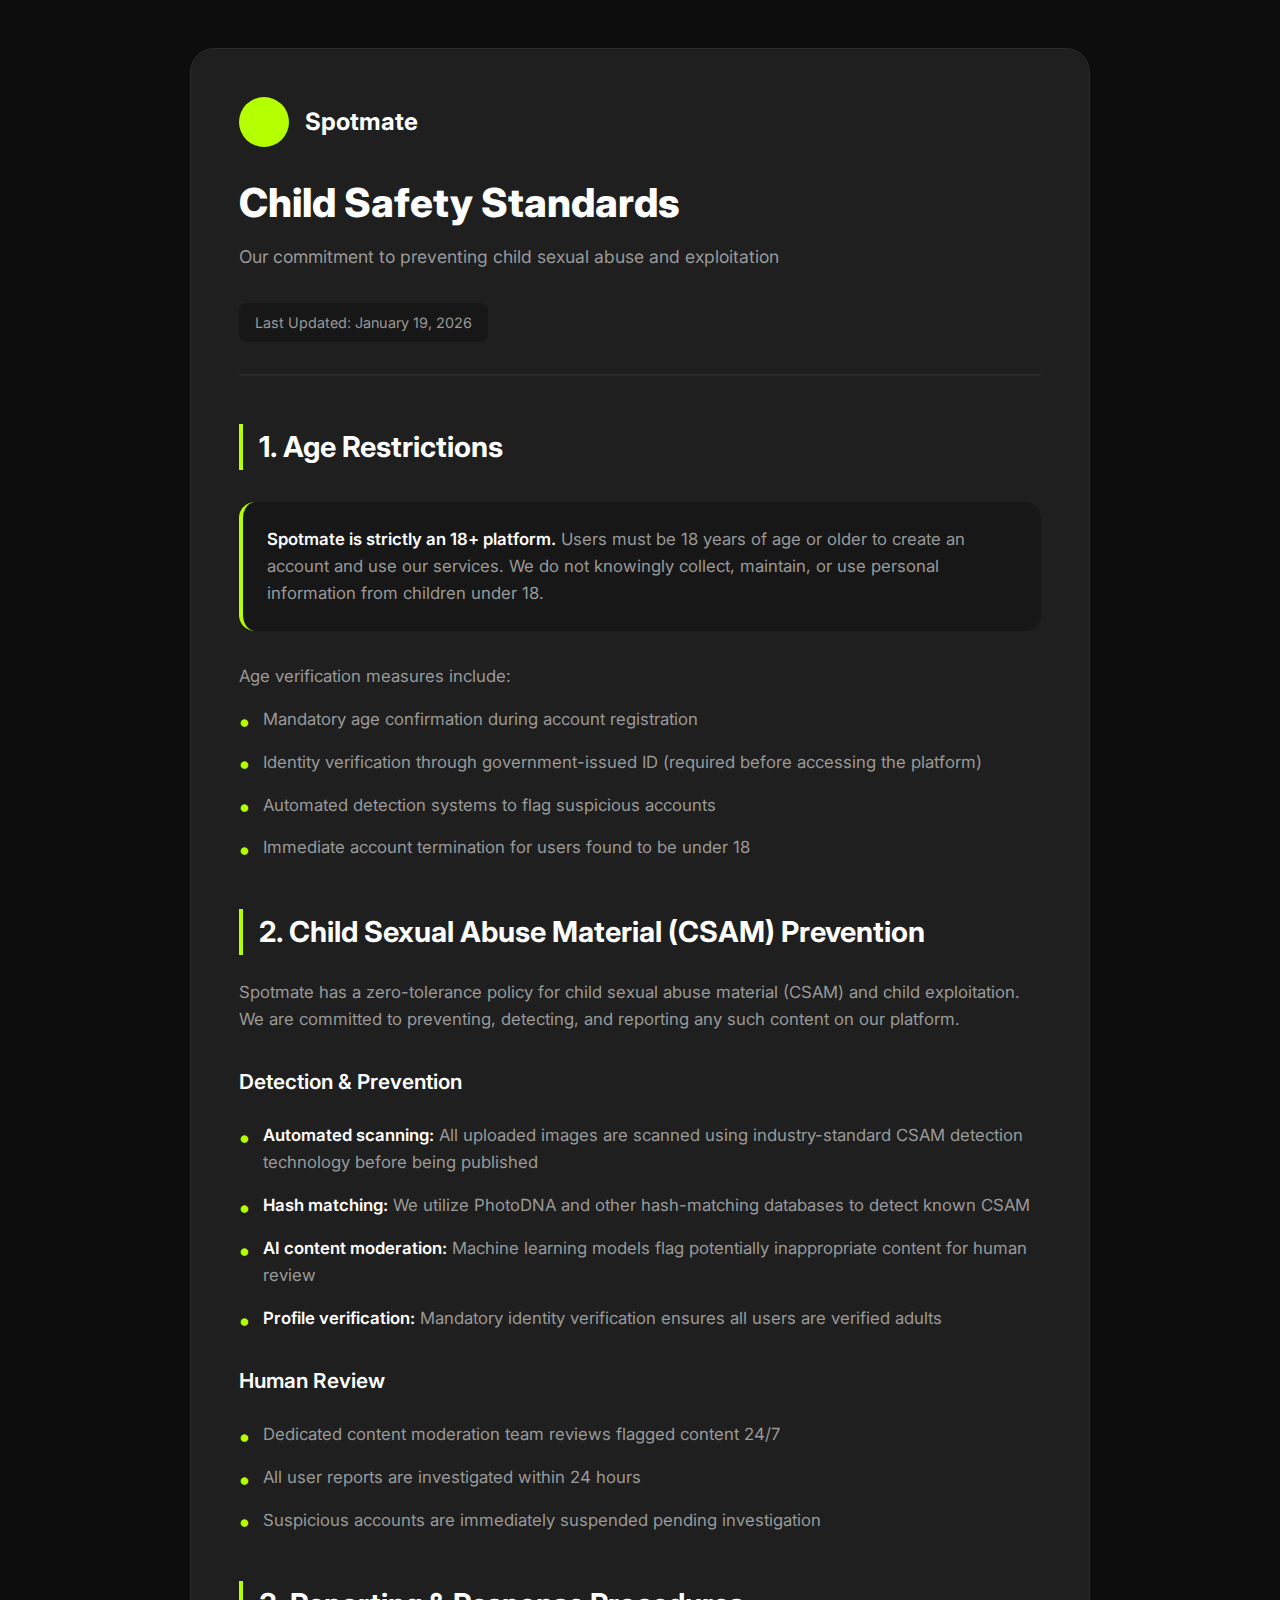
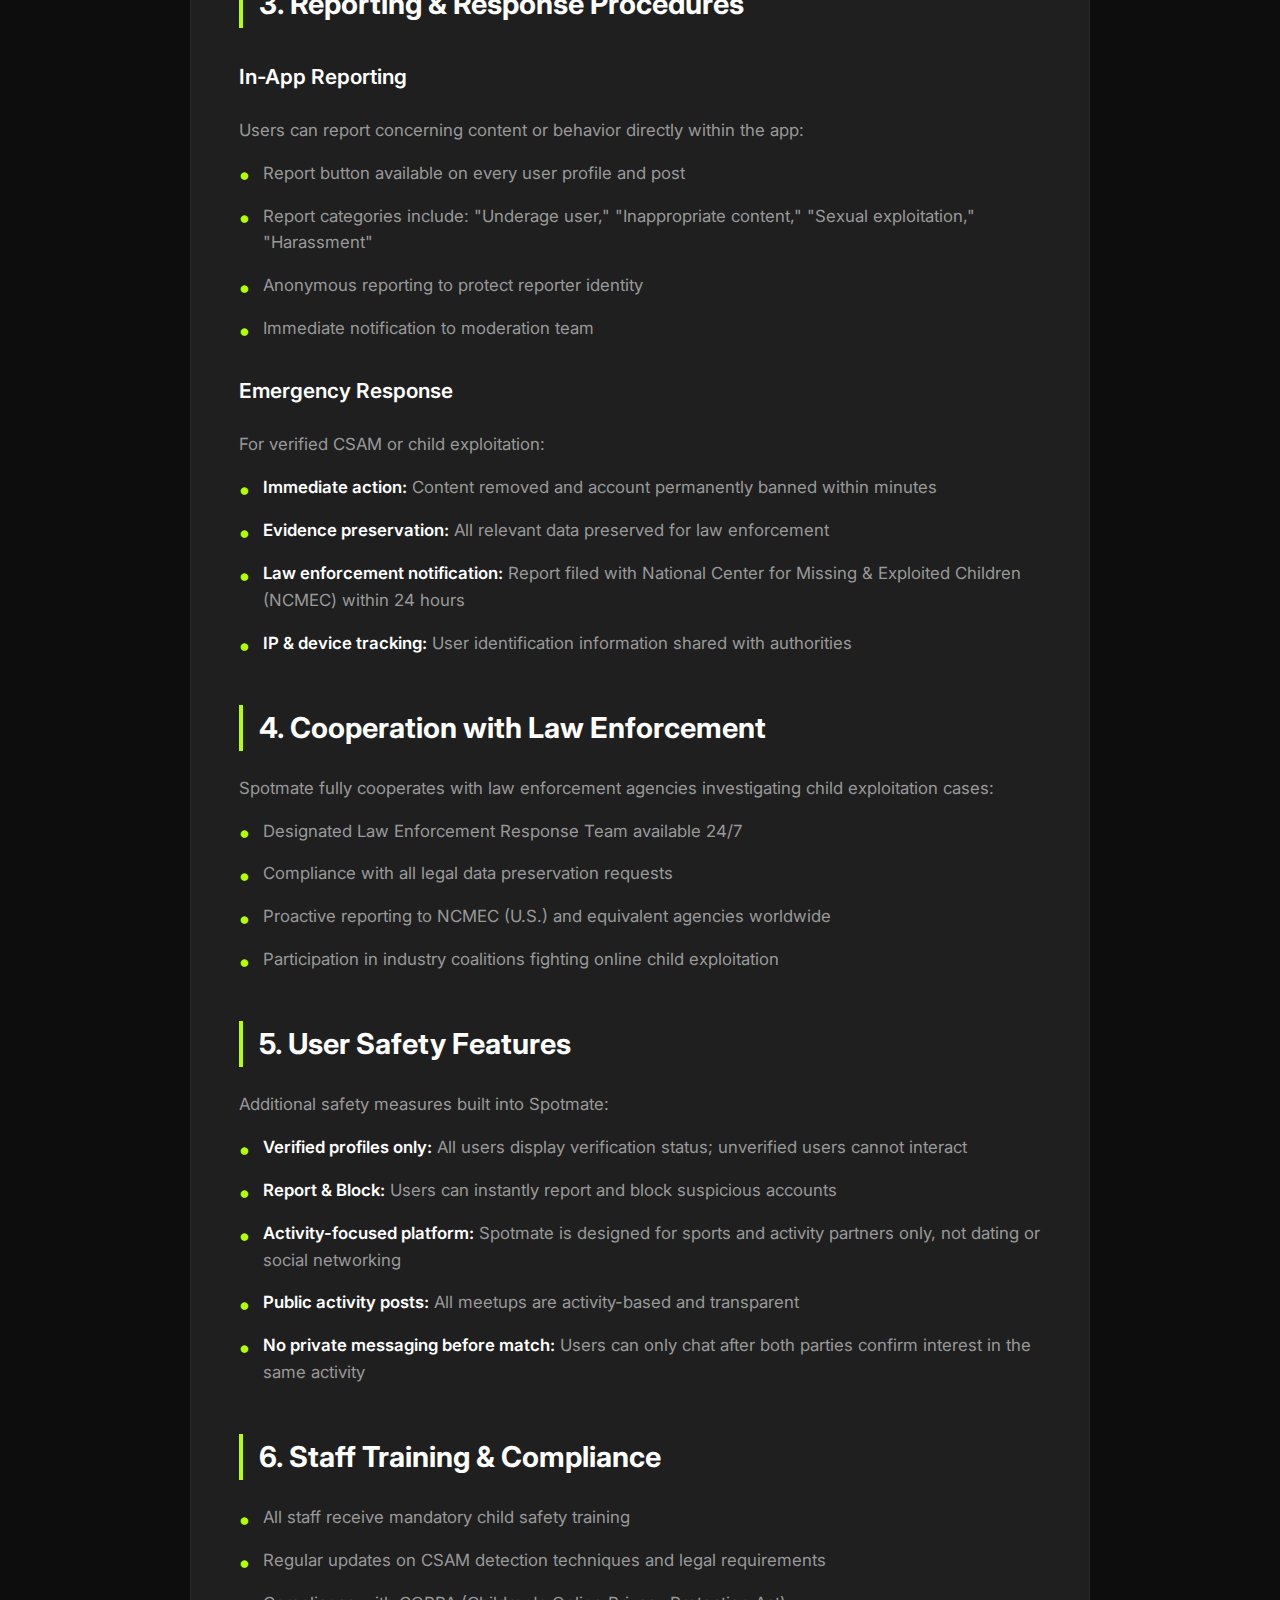
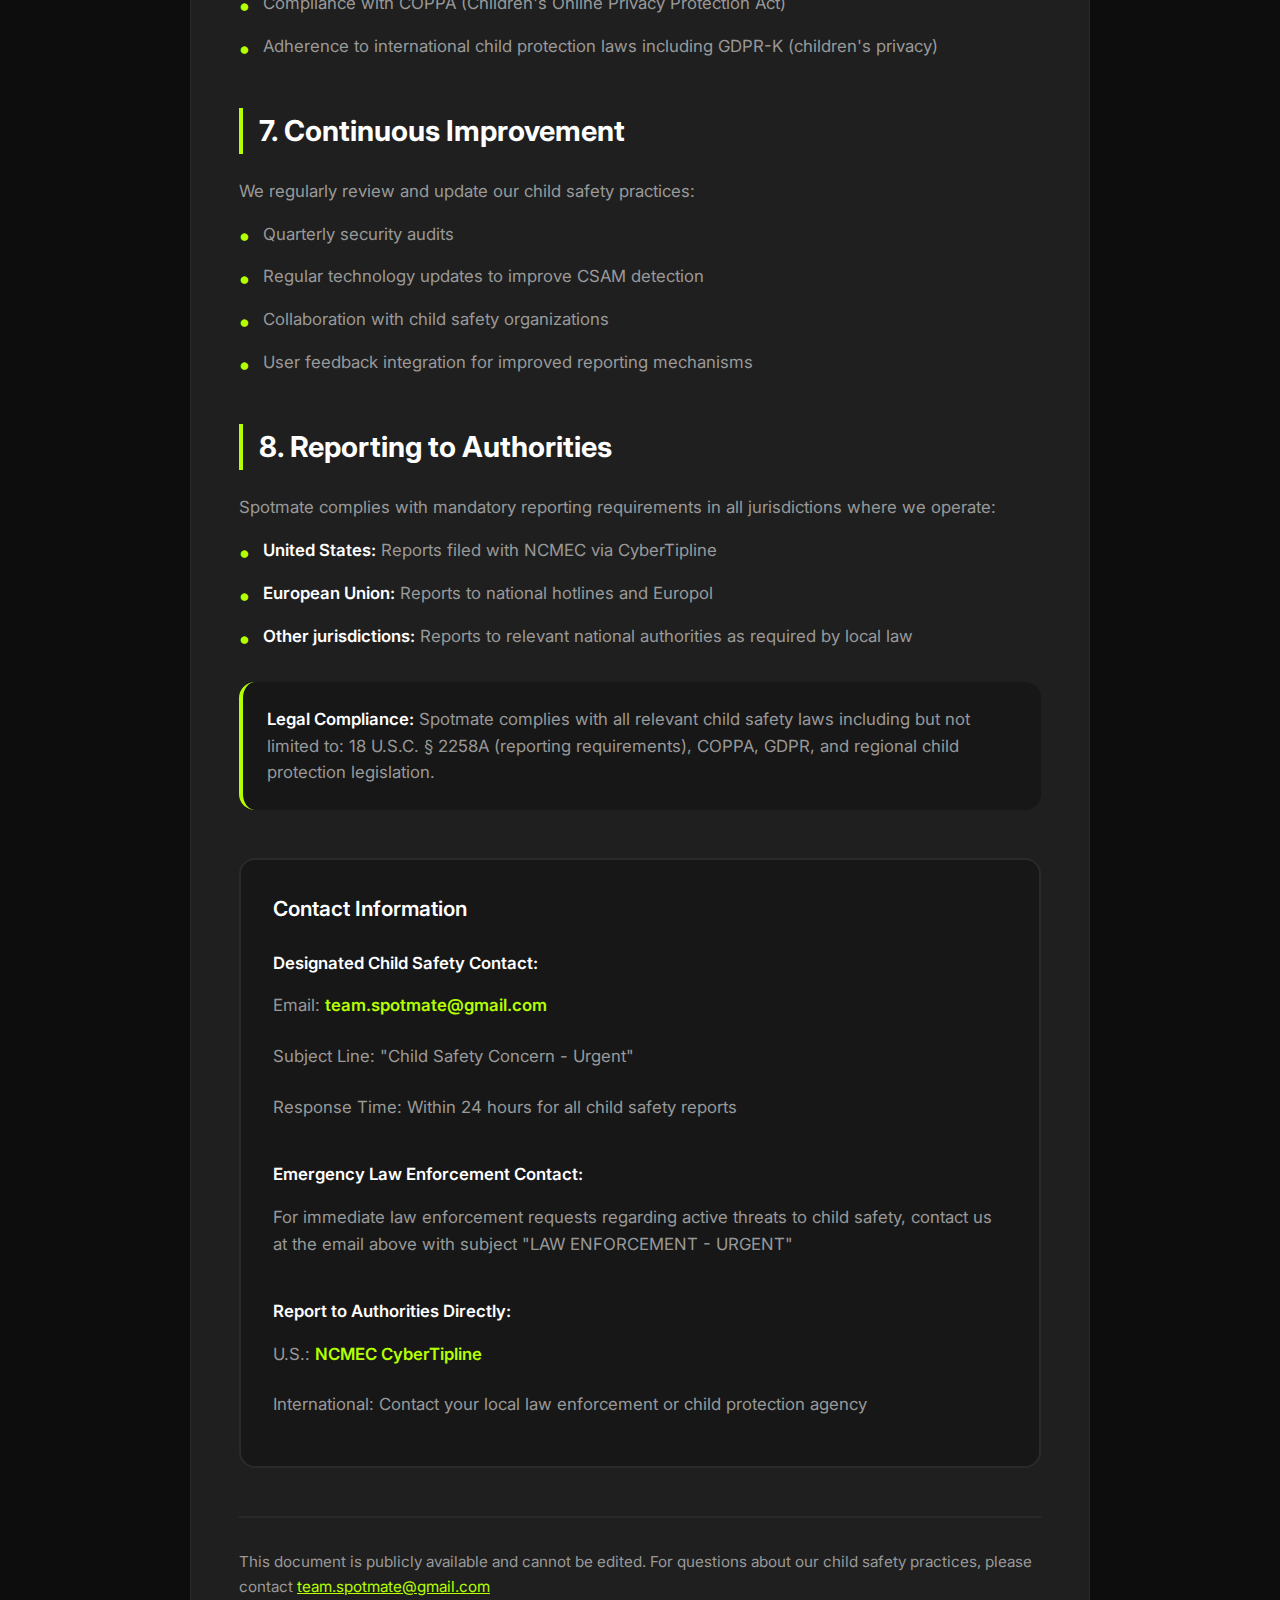
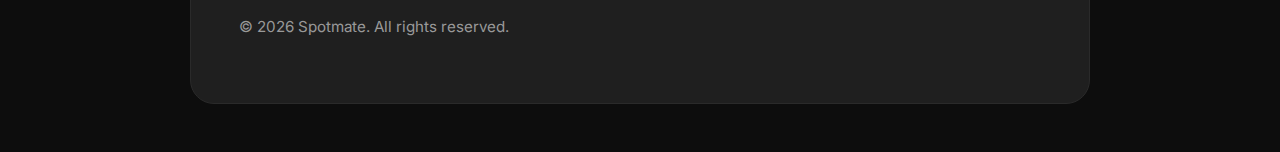
<file: child-safety.html>
<!DOCTYPE html>
<html lang="en">
<head>
    <meta charset="UTF-8">
    <meta name="viewport" content="width=device-width, initial-scale=1.0">
    <title>Child Safety Standards - Spotmate</title>
    <link href="https://fonts.googleapis.com/css2?family=Inter:wght@400;500;600;700;800&display=swap" rel="stylesheet">
    <style>
        * {
            margin: 0;
            padding: 0;
            box-sizing: border-box;
        }

        :root {
            --primary: #B4FF00;
            --bg-primary: #0D0D0D;
            --bg-secondary: #171717;
            --bg-card: #1F1F1F;
            --text-primary: #FFFFFF;
            --text-secondary: #999999;
            --border-color: #2A2A2A;
            --spacing-md: 1.5rem;
            --spacing-lg: 2rem;
            --spacing-xl: 3rem;
            --radius-md: 1rem;
            --radius-lg: 1.5rem;
        }

        body {
            font-family: 'Inter', -apple-system, BlinkMacSystemFont, 'Segoe UI', Roboto, sans-serif;
            background-color: var(--bg-primary);
            color: var(--text-primary);
            line-height: 1.6;
            -webkit-font-smoothing: antialiased;
            padding: var(--spacing-xl) var(--spacing-md);
        }

        .container {
            max-width: 900px;
            margin: 0 auto;
            background: var(--bg-card);
            padding: var(--spacing-xl);
            border-radius: var(--radius-lg);
            border: 1px solid var(--border-color);
        }

        .header {
            border-bottom: 2px solid var(--border-color);
            padding-bottom: var(--spacing-lg);
            margin-bottom: var(--spacing-xl);
        }

        .logo {
            display: flex;
            align-items: center;
            gap: 1rem;
            margin-bottom: var(--spacing-md);
        }

        .logo-img {
            width: 50px;
            height: 50px;
            border-radius: 50%;
            background: var(--primary);
        }

        h1 {
            font-size: 2.5rem;
            font-weight: 800;
            color: var(--text-primary);
            margin-bottom: 0.5rem;
        }

        .subtitle {
            color: var(--text-secondary);
            font-size: 1.1rem;
        }

        .last-updated {
            display: inline-block;
            background: var(--bg-secondary);
            padding: 0.5rem 1rem;
            border-radius: 0.5rem;
            font-size: 0.9rem;
            color: var(--text-secondary);
            margin-top: 1rem;
        }

        h2 {
            font-size: 1.8rem;
            font-weight: 700;
            color: var(--text-primary);
            margin-top: var(--spacing-xl);
            margin-bottom: var(--spacing-md);
            padding-left: 1rem;
            border-left: 4px solid var(--primary);
        }

        h3 {
            font-size: 1.3rem;
            font-weight: 600;
            color: var(--text-primary);
            margin-top: var(--spacing-lg);
            margin-bottom: var(--spacing-md);
        }

        p, li {
            color: var(--text-secondary);
            margin-bottom: 1rem;
            font-size: 1.05rem;
        }

        ul {
            list-style: none;
            padding-left: 0;
        }

        ul li {
            padding-left: 1.5rem;
            position: relative;
        }

        ul li:before {
            content: "•";
            color: var(--primary);
            font-weight: bold;
            font-size: 1.5rem;
            position: absolute;
            left: 0;
            top: -0.2rem;
        }

        .highlight-box {
            background: var(--bg-secondary);
            border-left: 4px solid var(--primary);
            padding: var(--spacing-md);
            border-radius: var(--radius-md);
            margin: var(--spacing-lg) 0;
        }

        .highlight-box p {
            margin-bottom: 0;
        }

        .contact-box {
            background: var(--bg-secondary);
            padding: var(--spacing-lg);
            border-radius: var(--radius-md);
            margin-top: var(--spacing-xl);
            border: 2px solid var(--border-color);
        }

        .contact-box h3 {
            margin-top: 0;
        }

        .contact-info {
            display: flex;
            flex-direction: column;
            gap: 0.5rem;
        }

        .contact-info a {
            color: var(--primary);
            text-decoration: none;
            font-weight: 600;
        }

        .contact-info a:hover {
            text-decoration: underline;
        }

        strong {
            color: var(--text-primary);
            font-weight: 600;
        }

        @media (max-width: 768px) {
            body {
                padding: var(--spacing-md) 1rem;
            }

            .container {
                padding: var(--spacing-lg);
            }

            h1 {
                font-size: 2rem;
            }

            h2 {
                font-size: 1.5rem;
            }

            h3 {
                font-size: 1.2rem;
            }
        }
    </style>
</head>
<body>
    <div class="container">
        <div class="header">
            <div class="logo">
                <div class="logo-img"></div>
                <span style="font-size: 1.5rem; font-weight: 700;">Spotmate</span>
            </div>
            <h1>Child Safety Standards</h1>
            <p class="subtitle">Our commitment to preventing child sexual abuse and exploitation</p>
            <span class="last-updated">Last Updated: January 19, 2026</span>
        </div>

        <h2>1. Age Restrictions</h2>
        <div class="highlight-box">
            <p><strong>Spotmate is strictly an 18+ platform.</strong> Users must be 18 years of age or older to create an account and use our services. We do not knowingly collect, maintain, or use personal information from children under 18.</p>
        </div>
        <p>Age verification measures include:</p>
        <ul>
            <li>Mandatory age confirmation during account registration</li>
            <li>Identity verification through government-issued ID (required before accessing the platform)</li>
            <li>Automated detection systems to flag suspicious accounts</li>
            <li>Immediate account termination for users found to be under 18</li>
        </ul>

        <h2>2. Child Sexual Abuse Material (CSAM) Prevention</h2>
        <p>Spotmate has a zero-tolerance policy for child sexual abuse material (CSAM) and child exploitation. We are committed to preventing, detecting, and reporting any such content on our platform.</p>

        <h3>Detection & Prevention</h3>
        <ul>
            <li><strong>Automated scanning:</strong> All uploaded images are scanned using industry-standard CSAM detection technology before being published</li>
            <li><strong>Hash matching:</strong> We utilize PhotoDNA and other hash-matching databases to detect known CSAM</li>
            <li><strong>AI content moderation:</strong> Machine learning models flag potentially inappropriate content for human review</li>
            <li><strong>Profile verification:</strong> Mandatory identity verification ensures all users are verified adults</li>
        </ul>

        <h3>Human Review</h3>
        <ul>
            <li>Dedicated content moderation team reviews flagged content 24/7</li>
            <li>All user reports are investigated within 24 hours</li>
            <li>Suspicious accounts are immediately suspended pending investigation</li>
        </ul>

        <h2>3. Reporting & Response Procedures</h2>

        <h3>In-App Reporting</h3>
        <p>Users can report concerning content or behavior directly within the app:</p>
        <ul>
            <li>Report button available on every user profile and post</li>
            <li>Report categories include: "Underage user," "Inappropriate content," "Sexual exploitation," "Harassment"</li>
            <li>Anonymous reporting to protect reporter identity</li>
            <li>Immediate notification to moderation team</li>
        </ul>

        <h3>Emergency Response</h3>
        <p>For verified CSAM or child exploitation:</p>
        <ul>
            <li><strong>Immediate action:</strong> Content removed and account permanently banned within minutes</li>
            <li><strong>Evidence preservation:</strong> All relevant data preserved for law enforcement</li>
            <li><strong>Law enforcement notification:</strong> Report filed with National Center for Missing & Exploited Children (NCMEC) within 24 hours</li>
            <li><strong>IP & device tracking:</strong> User identification information shared with authorities</li>
        </ul>

        <h2>4. Cooperation with Law Enforcement</h2>
        <p>Spotmate fully cooperates with law enforcement agencies investigating child exploitation cases:</p>
        <ul>
            <li>Designated Law Enforcement Response Team available 24/7</li>
            <li>Compliance with all legal data preservation requests</li>
            <li>Proactive reporting to NCMEC (U.S.) and equivalent agencies worldwide</li>
            <li>Participation in industry coalitions fighting online child exploitation</li>
        </ul>

        <h2>5. User Safety Features</h2>
        <p>Additional safety measures built into Spotmate:</p>
        <ul>
            <li><strong>Verified profiles only:</strong> All users display verification status; unverified users cannot interact</li>
            <li><strong>Report & Block:</strong> Users can instantly report and block suspicious accounts</li>
            <li><strong>Activity-focused platform:</strong> Spotmate is designed for sports and activity partners only, not dating or social networking</li>
            <li><strong>Public activity posts:</strong> All meetups are activity-based and transparent</li>
            <li><strong>No private messaging before match:</strong> Users can only chat after both parties confirm interest in the same activity</li>
        </ul>

        <h2>6. Staff Training & Compliance</h2>
        <ul>
            <li>All staff receive mandatory child safety training</li>
            <li>Regular updates on CSAM detection techniques and legal requirements</li>
            <li>Compliance with COPPA (Children's Online Privacy Protection Act)</li>
            <li>Adherence to international child protection laws including GDPR-K (children's privacy)</li>
        </ul>

        <h2>7. Continuous Improvement</h2>
        <p>We regularly review and update our child safety practices:</p>
        <ul>
            <li>Quarterly security audits</li>
            <li>Regular technology updates to improve CSAM detection</li>
            <li>Collaboration with child safety organizations</li>
            <li>User feedback integration for improved reporting mechanisms</li>
        </ul>

        <h2>8. Reporting to Authorities</h2>
        <p>Spotmate complies with mandatory reporting requirements in all jurisdictions where we operate:</p>
        <ul>
            <li><strong>United States:</strong> Reports filed with NCMEC via CyberTipline</li>
            <li><strong>European Union:</strong> Reports to national hotlines and Europol</li>
            <li><strong>Other jurisdictions:</strong> Reports to relevant national authorities as required by local law</li>
        </ul>

        <div class="highlight-box">
            <p><strong>Legal Compliance:</strong> Spotmate complies with all relevant child safety laws including but not limited to: 18 U.S.C. § 2258A (reporting requirements), COPPA, GDPR, and regional child protection legislation.</p>
        </div>

        <div class="contact-box">
            <h3>Contact Information</h3>
            <p><strong>Designated Child Safety Contact:</strong></p>
            <div class="contact-info">
                <p>Email: <a href="mailto:team.spotmate@gmail.com">team.spotmate@gmail.com</a></p>
                <p>Subject Line: "Child Safety Concern - Urgent"</p>
                <p>Response Time: Within 24 hours for all child safety reports</p>
            </div>

            <p style="margin-top: 1.5rem;"><strong>Emergency Law Enforcement Contact:</strong></p>
            <div class="contact-info">
                <p>For immediate law enforcement requests regarding active threats to child safety, contact us at the email above with subject "LAW ENFORCEMENT - URGENT"</p>
            </div>

            <p style="margin-top: 1.5rem;"><strong>Report to Authorities Directly:</strong></p>
            <div class="contact-info">
                <p>U.S.: <a href="https://report.cybertip.org/" target="_blank">NCMEC CyberTipline</a></p>
                <p>International: Contact your local law enforcement or child protection agency</p>
            </div>
        </div>

        <div style="margin-top: var(--spacing-xl); padding-top: var(--spacing-lg); border-top: 2px solid var(--border-color);">
            <p style="color: var(--text-secondary); font-size: 0.95rem;">
                This document is publicly available and cannot be edited. For questions about our child safety practices, please contact <a href="mailto:team.spotmate@gmail.com" style="color: var(--primary);">team.spotmate@gmail.com</a>
            </p>
            <p style="color: var(--text-secondary); font-size: 0.95rem; margin-top: 1rem;">
                © 2026 Spotmate. All rights reserved.
            </p>
        </div>
    </div>
</body>
</html>
</file>
